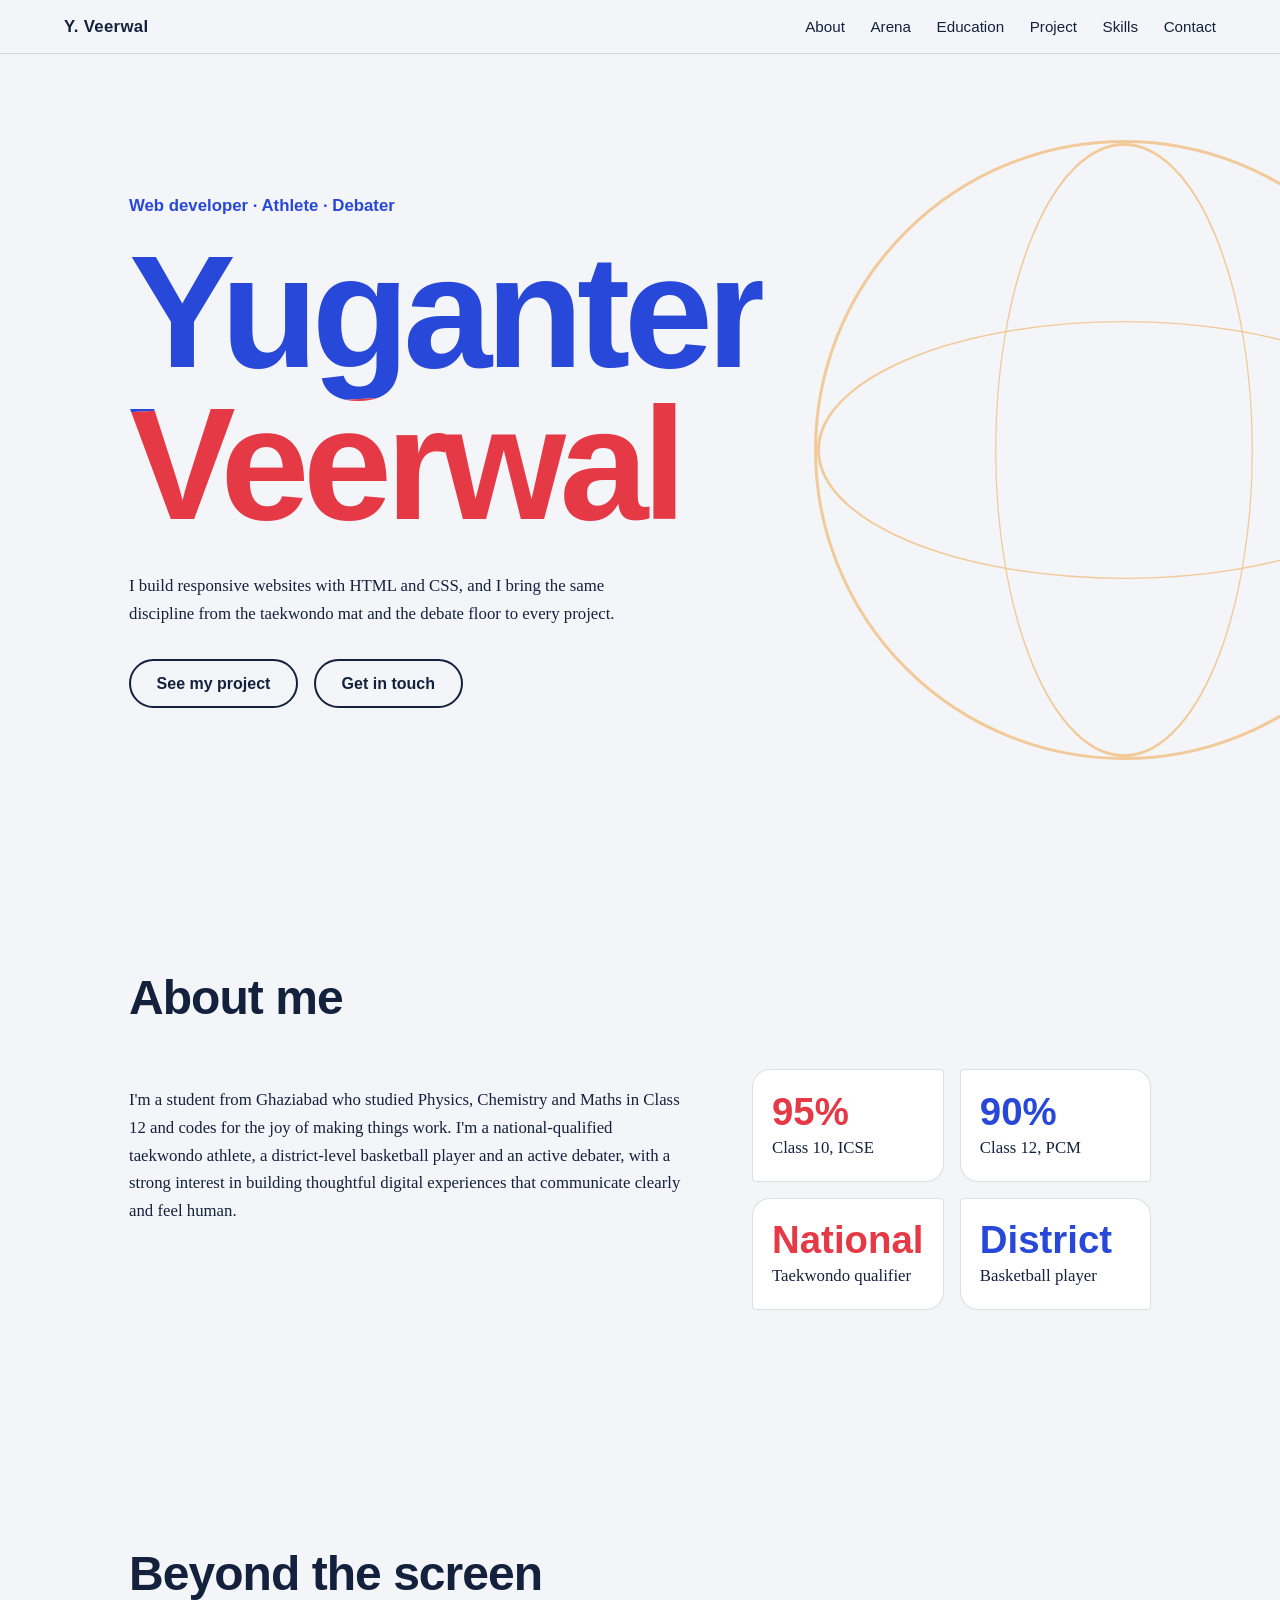
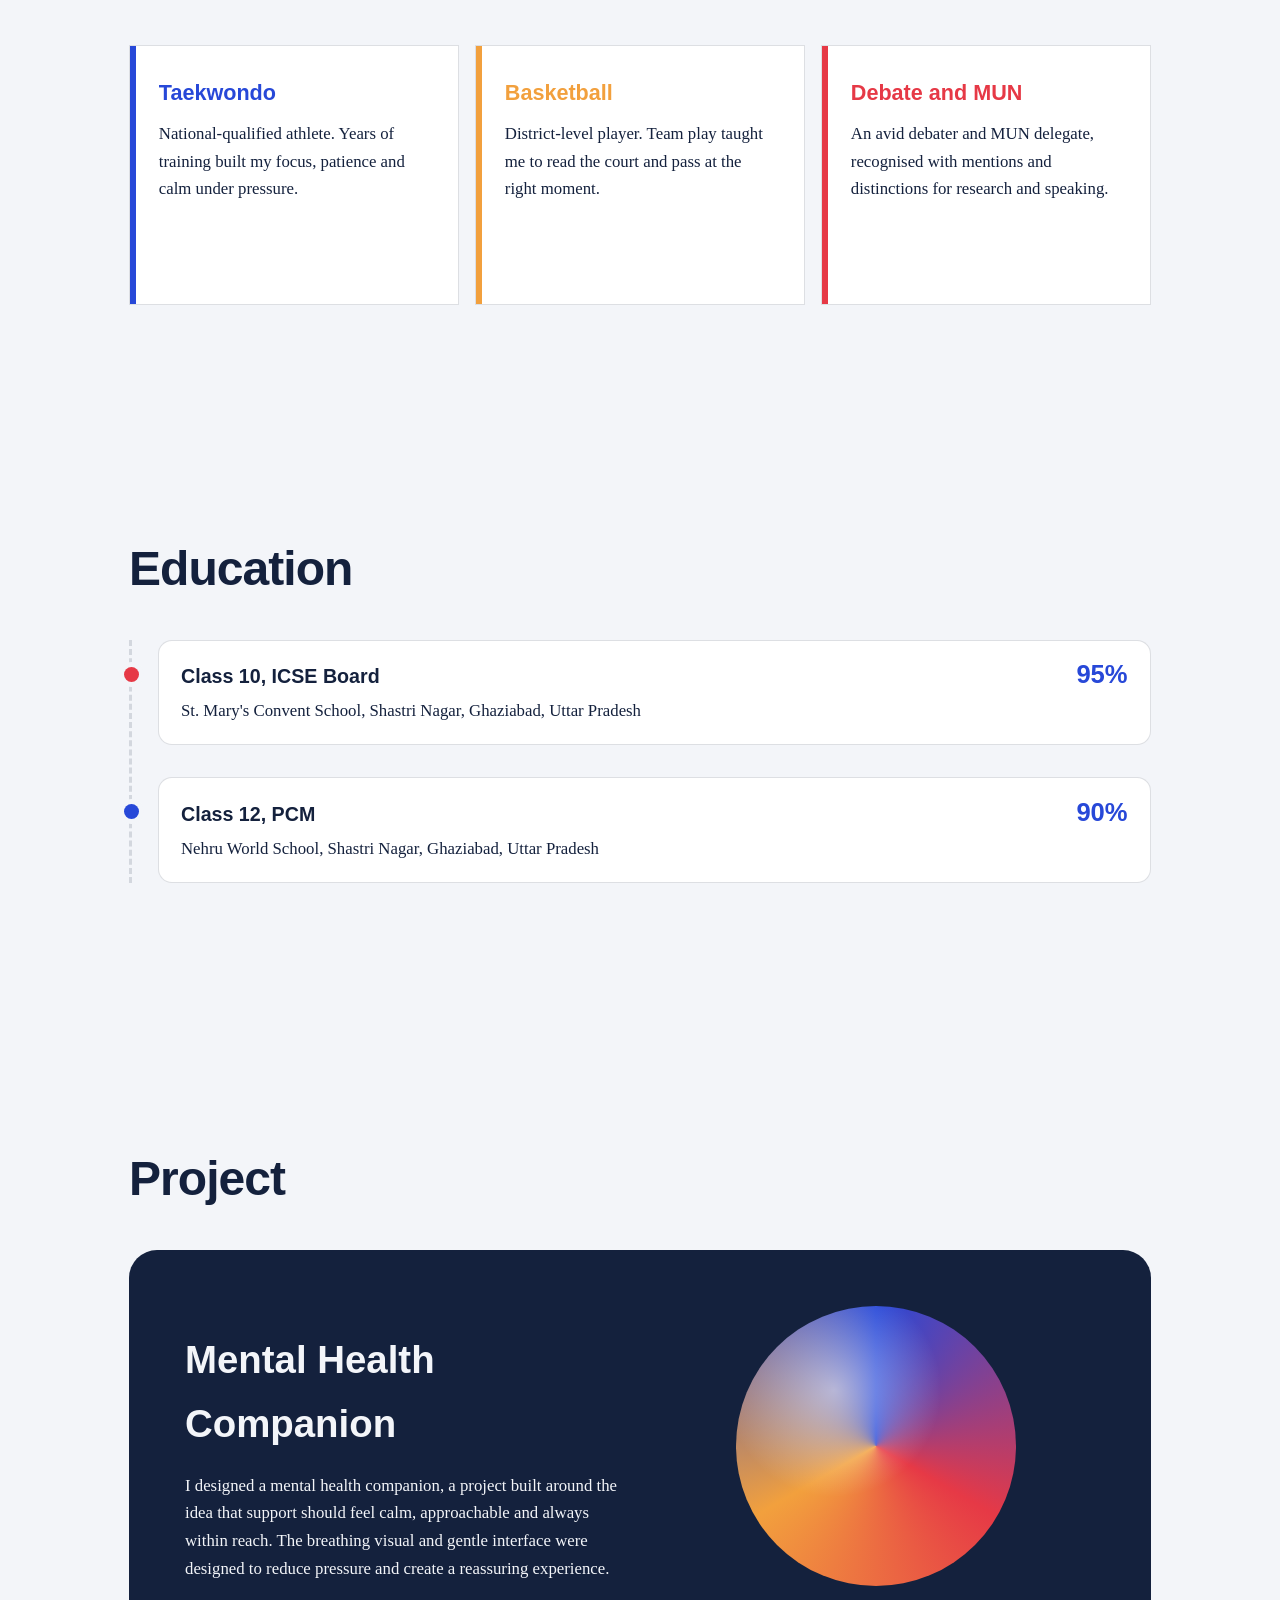
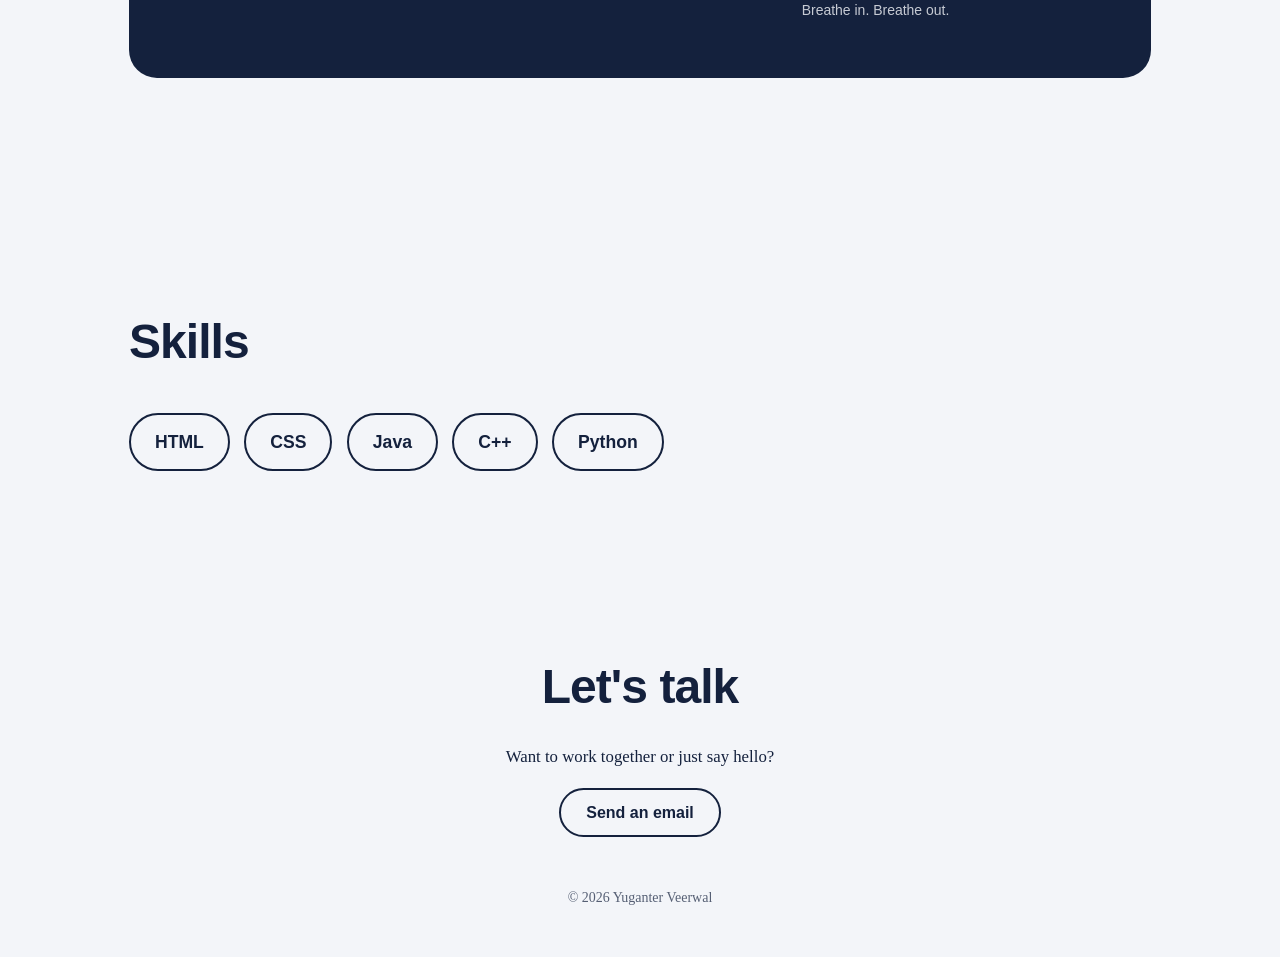
<file: index.html>
<!DOCTYPE html>
<html lang="en">
<head>
<meta charset="utf-8">
<meta name="viewport" content="width=device-width, initial-scale=1, viewport-fit=cover">
<title>Yuganter Veerwal | Web Developer</title>
<style>
:root{--bg:#f3f5f9;--ink:#14213d;--blue:#2748d8;--red:#e63946;--amber:#f2a03d;--card:#fff;--line:rgba(20,33,61,.14);box-sizing:border-box;padding-top:env(safe-area-inset-top,0px);padding-bottom:env(safe-area-inset-bottom,0px)}
@media (prefers-color-scheme:dark){:root:not([data-theme="light"]){--bg:#0e1526;--ink:#eef1f8;--card:#17203a;--line:rgba(238,241,248,.16);--blue:#6f8bff}}
:root[data-theme="dark"]{--bg:#0e1526;--ink:#eef1f8;--card:#17203a;--line:rgba(238,241,248,.16);--blue:#6f8bff}
*,*::before,*::after{box-sizing:inherit}
html{scroll-behavior:smooth;scroll-padding-top:70px}
body{margin:0;background:var(--bg);color:var(--ink);font:400 1.05rem/1.65 "Georgia","Times New Roman",serif;overflow-x:hidden}
h1,h2,h3,nav,.chip,.tag{font-family:"Trebuchet MS","Segoe UI",Verdana,sans-serif}
a{color:inherit}
:focus-visible{outline:3px solid var(--amber);outline-offset:3px}
nav{position:sticky;top:0;z-index:5;display:flex;justify-content:space-between;align-items:center;gap:1rem;padding:.8rem clamp(1rem,5vw,4rem);background:color-mix(in srgb,var(--bg) 88%,transparent);backdrop-filter:blur(10px);border-bottom:1px solid var(--line)}
nav b{font-weight:800;letter-spacing:.02em}
nav div{display:flex;gap:clamp(.6rem,2vw,1.6rem);flex-wrap:wrap}
nav a{text-decoration:none;font-size:.95rem;position:relative}
nav a::after{content:"";position:absolute;left:0;bottom:-3px;height:2px;width:0;background:var(--red);transition:width .3s}
nav a:hover::after{width:100%}
section{padding:clamp(3.5rem,9vw,7rem) clamp(1rem,5vw,4rem);max-width:1150px;margin:auto}
h2{font-size:clamp(1.8rem,5vw,3rem);margin:0 0 2rem;letter-spacing:-.02em}

.hero{min-height:88vh;display:grid;align-content:center;position:relative;max-width:none;overflow:hidden}
.court{position:absolute;right:-12vw;top:50%;width:min(70vw,620px);aspect-ratio:1;translate:0 -50%;border:3px solid var(--amber);border-radius:50%;opacity:.5;animation:spin 40s linear infinite}
.court::before,.court::after{content:"";position:absolute;inset:0;border-radius:50%;border:3px solid var(--amber)}
.court::before{transform:scaleX(.42)}.court::after{transform:scaleY(.42)}
@keyframes spin{to{rotate:360deg}}
.hero p.tag{margin:0 0 1rem;color:var(--blue);font-weight:700}
.name{position:relative;margin:0;font-weight:900;font-size:clamp(3rem,13vw,10rem);line-height:.95;letter-spacing:-.04em;cursor:pointer;width:fit-content;max-width:100%}
.name span{display:block;color:transparent}
.name::before,.name::after{content:attr(data-t);position:absolute;inset:0;white-space:pre-line;transition:transform .55s cubic-bezier(.2,1.4,.4,1)}
.name::before{color:var(--blue);clip-path:polygon(0 0,100% 0,100% 46%,0 58%);animation:hitTop 1.4s .3s both}
.name::after{color:var(--red);clip-path:polygon(0 58%,100% 46%,100% 100%,0 100%);animation:hitBot 1.4s .3s both}
.name:hover::before,.name:focus-visible::before{transform:translate(-.6rem,-.7rem) rotate(-1.2deg)}
.name:hover::after,.name:focus-visible::after{transform:translate(.6rem,.7rem) rotate(1.2deg)}
@keyframes hitTop{0%{transform:translateY(-140%)}55%{transform:translateY(0)}68%{transform:translate(-.6rem,-.7rem) rotate(-1.2deg)}100%{transform:none}}
@keyframes hitBot{0%{transform:translateY(140%)}55%{transform:translateY(0)}68%{transform:translate(.6rem,.7rem) rotate(1.2deg)}100%{transform:none}}
.hero .sub{max-width:34rem;margin:2rem 0}
.btns{display:flex;gap:1rem;flex-wrap:wrap}
.btn{font:700 1rem "Trebuchet MS",sans-serif;padding:.85rem 1.6rem;border:2px solid var(--ink);border-radius:999px;text-decoration:none;position:relative;overflow:hidden;z-index:0;transition:color .35s,transform .35s;display:inline-block}
.btn::before{content:"";position:absolute;inset:0;background:var(--ink);translate:-101% 0;transition:translate .35s;z-index:-1}
.btn:hover{color:var(--bg);transform:translateY(-2px)}.btn:hover::before{translate:0}

.about{display:grid;grid-template-columns:1.4fr 1fr;gap:clamp(1.5rem,5vw,4rem);align-items:start}
.stats{display:grid;grid-template-columns:1fr 1fr;gap:1rem}
.stat{background:var(--card);border:1px solid var(--line);border-radius:18px;padding:1.2rem;transition:transform .3s,rotate .3s}
.stat:nth-child(odd){border-radius:18px 4px 18px 4px}.stat:nth-child(even){border-radius:4px 18px 4px 18px}
.stat:hover{transform:translateY(-6px);rotate:-1.5deg}
.stat strong{display:block;font:900 2.4rem "Trebuchet MS",sans-serif;color:var(--red)}
.stat:nth-child(even) strong{color:var(--blue)}

.arena{display:grid;grid-template-columns:repeat(3,1fr);gap:1rem}
.pane{padding:1.8rem;border:1px solid var(--line);background:var(--card);position:relative;overflow:hidden;min-height:260px;transition:transform .4s}
.pane::before{content:"";position:absolute;left:0;top:0;height:100%;width:6px;background:var(--c);transition:width .45s}
.pane:hover::before{width:100%;opacity:.12}
.pane:hover{transform:translateY(-8px)}
.pane h3{margin:0 0 .6rem;font-size:1.35rem;color:var(--c)}
.pane>*{position:relative}
.pane p{margin:0}

.tl{list-style:none;margin:0;padding:0 0 0 1.6rem;border-left:3px dashed var(--line)}
.tl li{position:relative;margin-bottom:2rem;padding:1.2rem 1.4rem;background:var(--card);border:1px solid var(--line);border-radius:14px;transition:transform .3s,box-shadow .3s}
.tl li::before{content:"";position:absolute;left:calc(-1.6rem - 9px);top:1.6rem;width:15px;height:15px;border-radius:50%;background:var(--red);box-shadow:0 0 0 5px var(--bg)}
.tl li:nth-child(2)::before{background:var(--blue)}
.tl li:hover{transform:translateX(10px);box-shadow:-8px 8px 0 var(--amber)}
.tl h3{margin:0}.tl .score{float:right;font:900 1.6rem "Trebuchet MS",sans-serif;color:var(--blue)}
.tl p{margin:.3rem 0 0}

.proj{display:grid;grid-template-columns:1fr 1fr;gap:2rem;align-items:center;background:var(--ink);color:var(--bg);padding:clamp(1.5rem,5vw,3.5rem);border-radius:28px}
.proj h3{font-size:clamp(1.5rem,4vw,2.4rem);margin:0 0 1rem}
.orb{aspect-ratio:1;max-width:280px;margin:auto;width:100%;border-radius:50%;background:radial-gradient(circle at 35% 30%,#fff8,transparent 40%),conic-gradient(from 0deg,var(--blue),var(--red),var(--amber),var(--blue));animation:breathe 10s ease-in-out infinite}
@keyframes breathe{0%,100%{scale:.82;filter:blur(0)}50%{scale:1;filter:blur(2px)}}
.orb-w{display:grid;gap:.8rem;text-align:center}.orb-w small{font-family:"Trebuchet MS",sans-serif;opacity:.8}

.chips{display:flex;flex-wrap:wrap;gap:.9rem}
.chip{padding:.8rem 1.5rem;border-radius:999px;border:2px solid var(--ink);font-weight:800;font-size:1.1rem;background:linear-gradient(var(--amber),var(--amber)) no-repeat 0 100%/100% 0;transition:background-size .35s,transform .35s,color .35s}
.chip:hover{background-size:100% 100%;transform:translateY(-4px) rotate(-3deg);color:#14213d}

footer{text-align:center;padding:4rem 1rem 3rem}
footer h2{margin-bottom:1rem}
footer small{display:block;margin-top:2.5rem;opacity:.7}

@media (max-width:820px){.about,.proj,.arena{grid-template-columns:1fr}.court{opacity:.25}.pane{min-height:0}nav b{display:none}nav{justify-content:center}}
@media (prefers-reduced-motion:reduce){*,*::before,*::after{animation:none!important;transition:none!important}html{scroll-behavior:auto}}
</style>
</head>
<body>
<nav><b>Y. Veerwal</b><div><a href="#about">About</a><a href="#arena">Arena</a><a href="#education">Education</a><a href="#project">Project</a><a href="#skills">Skills</a><a href="#contact">Contact</a></div></nav>

<header class="hero">
  <div class="court" aria-hidden="true"></div>
  <div style="padding:0 clamp(1rem,5vw,4rem);max-width:1150px;margin:auto;width:100%;position:relative">
    <p class="tag">Web developer · Athlete · Debater</p>
    <h1 class="name" tabindex="0" data-t="Yuganter&#10;Veerwal"><span>Yuganter<br>Veerwal</span></h1>
    <p class="sub">I build responsive websites with HTML and CSS, and I bring the same discipline from the taekwondo mat and the debate floor to every project.</p>
    <div class="btns"><a class="btn" href="#project">See my project</a><a class="btn" href="#contact">Get in touch</a></div>
  </div>
</header>

<section id="about">
  <h2>About me</h2>
  <div class="about">
    <p>I'm a student from Ghaziabad who studied Physics, Chemistry and Maths in Class 12 and codes for the joy of making things work. I'm a national-qualified taekwondo athlete, a district-level basketball player and an active debater, with a strong interest in building thoughtful digital experiences that communicate clearly and feel human.</p>
    <div class="stats">
      <div class="stat"><strong>95%</strong>Class 10, ICSE</div>
      <div class="stat"><strong>90%</strong>Class 12, PCM</div>
      <div class="stat"><strong>National</strong>Taekwondo qualifier</div>
      <div class="stat"><strong>District</strong>Basketball player</div>
    </div>
  </div>
</section>

<section id="arena">
  <h2>Beyond the screen</h2>
  <div class="arena">
    <article class="pane" style="--c:var(--blue)"><h3>Taekwondo</h3><p>National-qualified athlete. Years of training built my focus, patience and calm under pressure.</p></article>
    <article class="pane" style="--c:var(--amber)"><h3>Basketball</h3><p>District-level player. Team play taught me to read the court and pass at the right moment.</p></article>
    <article class="pane" style="--c:var(--red)"><h3>Debate and MUN</h3><p>An avid debater and MUN delegate, recognised with mentions and distinctions for research and speaking.</p></article>
  </div>
</section>

<section id="education">
  <h2>Education</h2>
  <ol class="tl">
    <li><span class="score">95%</span><h3>Class 10, ICSE Board</h3><p>St. Mary's Convent School, Shastri Nagar, Ghaziabad, Uttar Pradesh</p></li>
    <li><span class="score">90%</span><h3>Class 12, PCM</h3><p>Nehru World School, Shastri Nagar, Ghaziabad, Uttar Pradesh</p></li>
  </ol>
</section>

<section id="project">
  <h2>Project</h2>
  <div class="proj">
    <div><h3>Mental Health Companion</h3><p>I designed a mental health companion, a project built around the idea that support should feel calm, approachable and always within reach. The breathing visual and gentle interface were designed to reduce pressure and create a reassuring experience.</p></div>
    <div class="orb-w"><div class="orb" role="img" aria-label="Slowly breathing colour orb"></div><small>Breathe in. Breathe out.</small></div>
  </div>
</section>

<section id="skills">
  <h2>Skills</h2>
  <div class="chips"><span class="chip">HTML</span><span class="chip">CSS</span><span class="chip">Java</span><span class="chip">C++</span><span class="chip">Python</span></div>
</section>

<footer id="contact">
  <h2>Let's talk</h2>
  <p>Want to work together or just say hello?</p>
  <a class="btn" href="mailto:">Send an email</a>
  <small>© 2026 Yuganter Veerwal</small>
</footer>
</body>
</html>
</file>
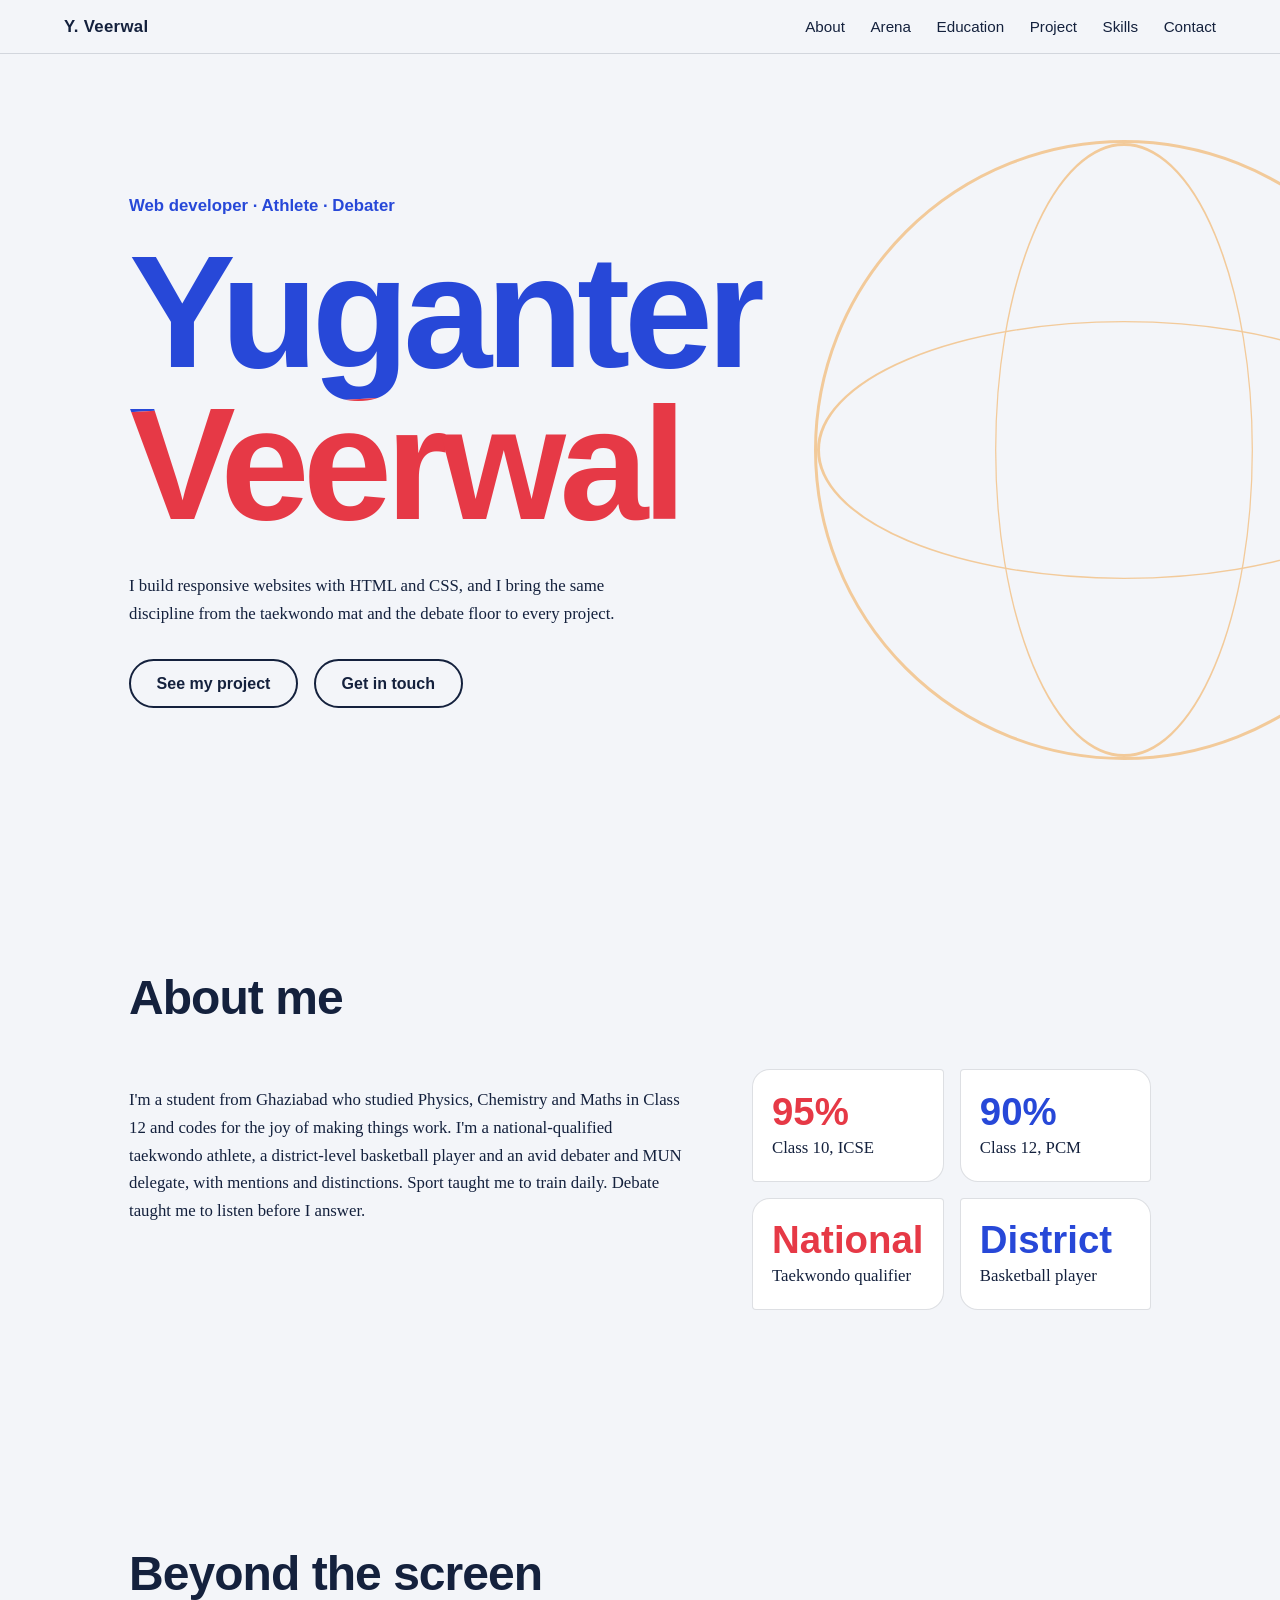
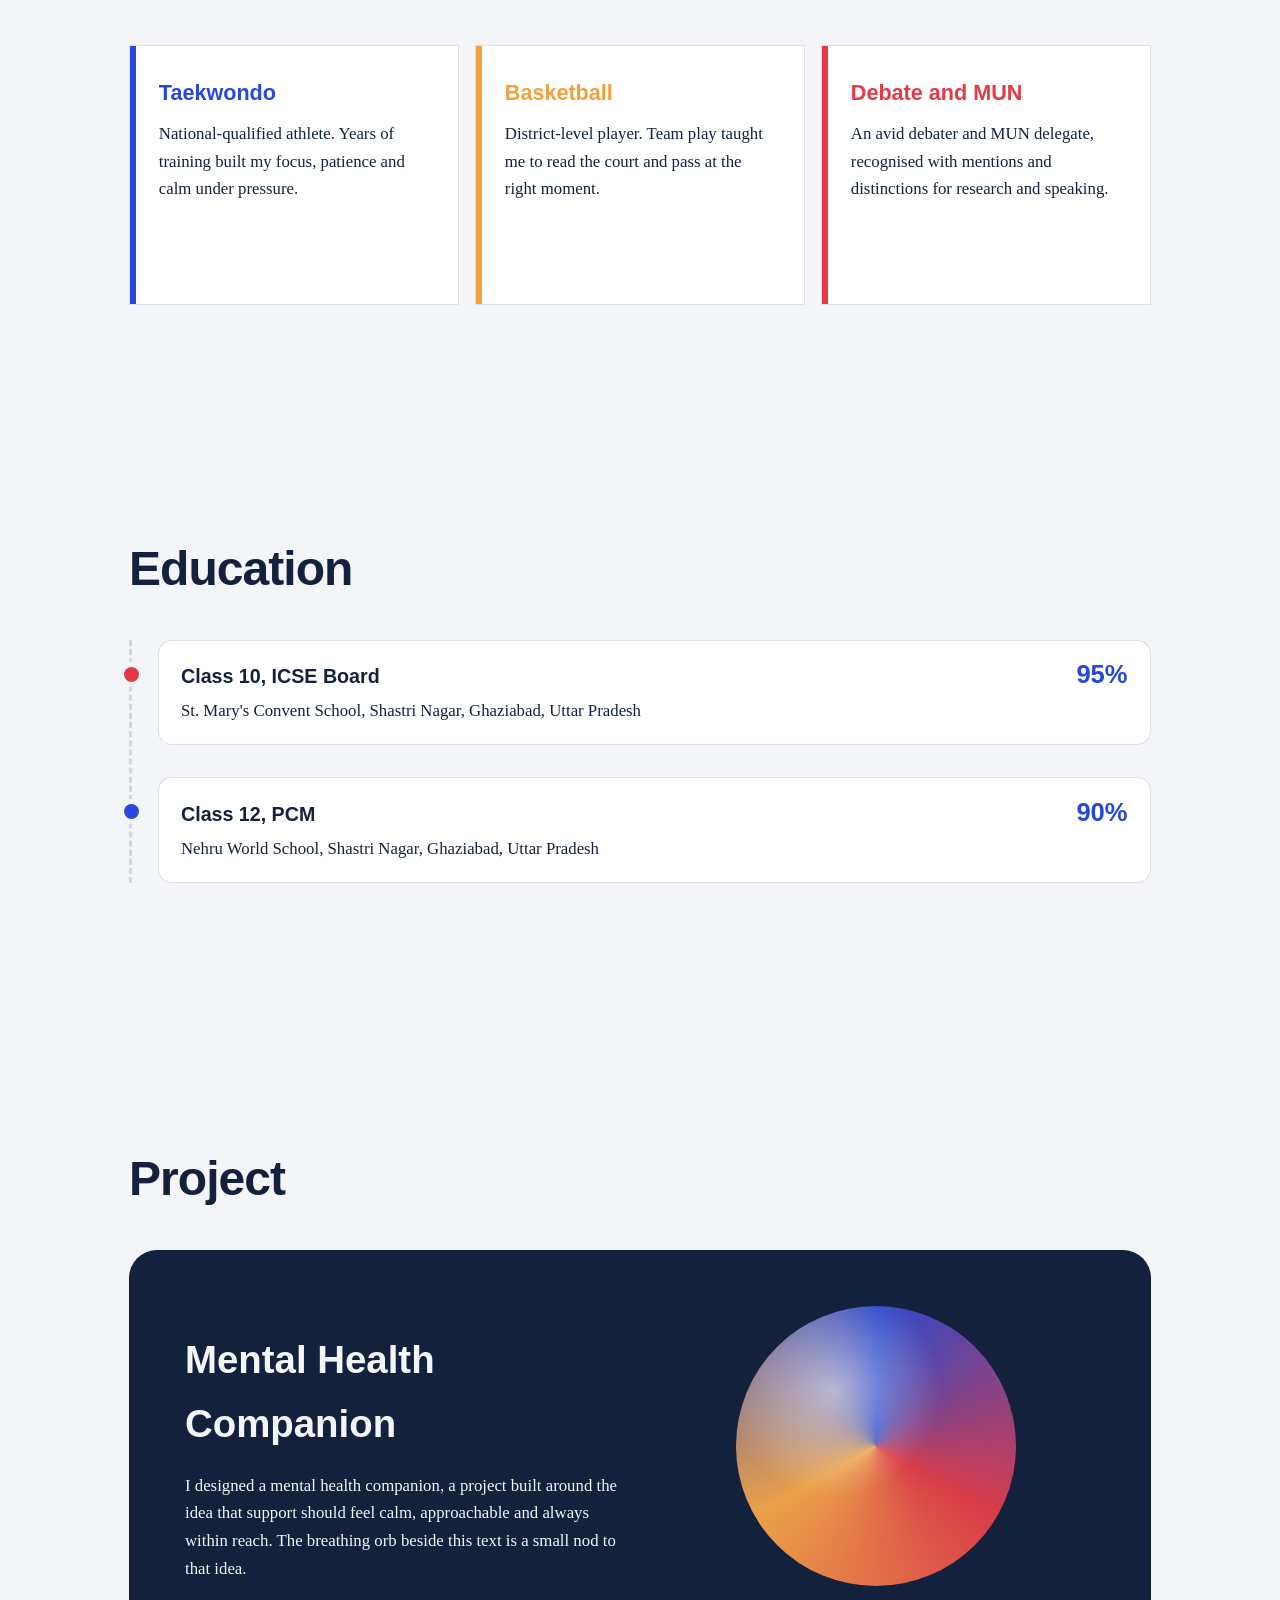
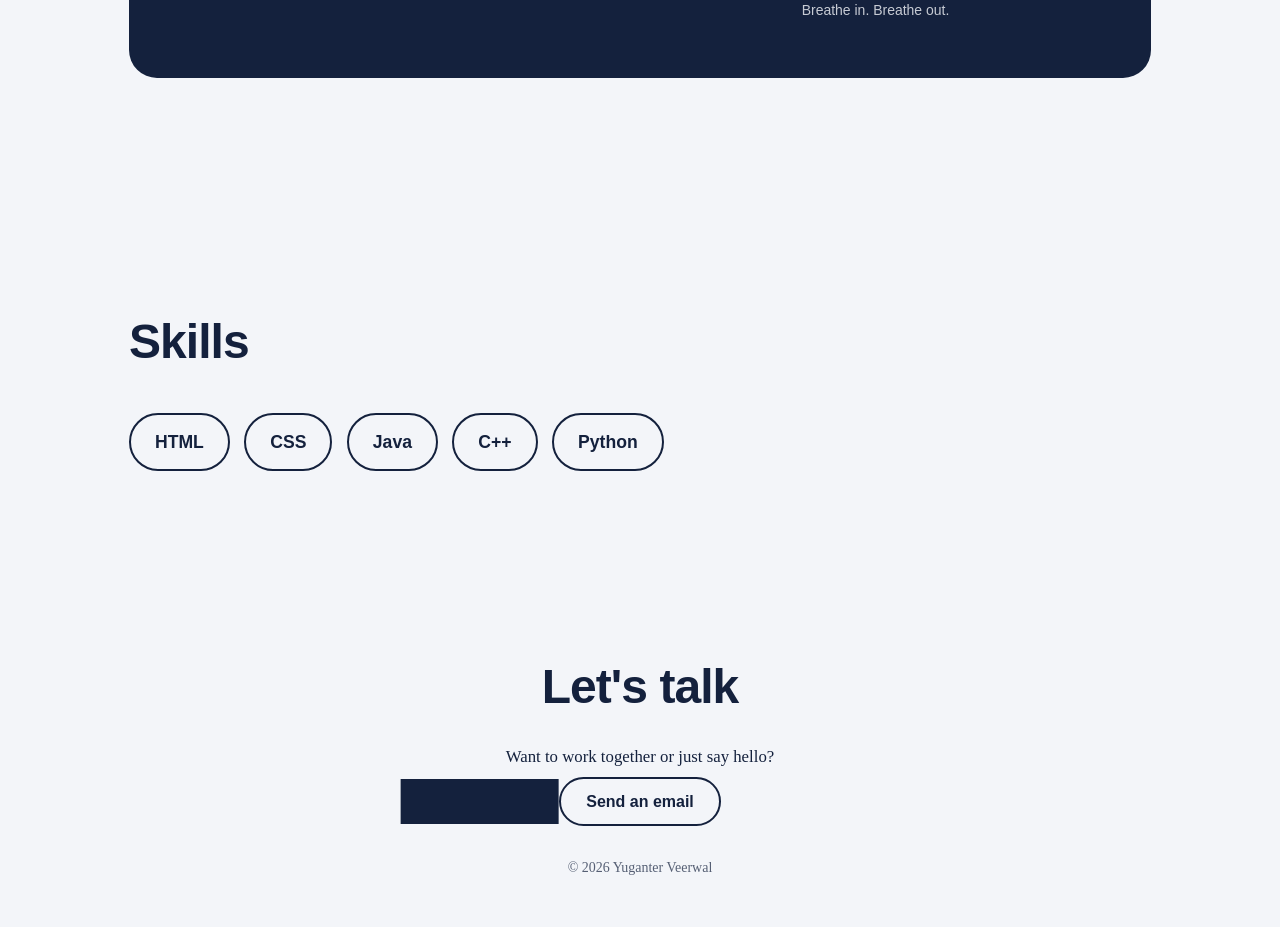
<file: index (3).html>
<!DOCTYPE html>
<html lang="en">
<head>
<meta charset="utf-8">
<meta name="viewport" content="width=device-width, initial-scale=1, viewport-fit=cover">
<title>Yuganter Veerwal | Web Developer</title>
<style>
:root{--bg:#f3f5f9;--ink:#14213d;--blue:#2748d8;--red:#e63946;--amber:#f2a03d;--card:#fff;--line:rgba(20,33,61,.14);box-sizing:border-box;padding-top:env(safe-area-inset-top,0px);padding-bottom:env(safe-area-inset-bottom,0px)}
@media (prefers-color-scheme:dark){:root:not([data-theme="light"]){--bg:#0e1526;--ink:#eef1f8;--card:#17203a;--line:rgba(238,241,248,.16);--blue:#6f8bff}}
:root[data-theme="dark"]{--bg:#0e1526;--ink:#eef1f8;--card:#17203a;--line:rgba(238,241,248,.16);--blue:#6f8bff}
*,*::before,*::after{box-sizing:inherit}
html{scroll-behavior:smooth;scroll-padding-top:70px}
body{margin:0;background:var(--bg);color:var(--ink);font:400 1.05rem/1.65 "Georgia","Times New Roman",serif;overflow-x:hidden}
h1,h2,h3,nav,.chip,.tag{font-family:"Trebuchet MS","Segoe UI",Verdana,sans-serif}
a{color:inherit}
:focus-visible{outline:3px solid var(--amber);outline-offset:3px}
nav{position:sticky;top:0;z-index:5;display:flex;justify-content:space-between;align-items:center;gap:1rem;padding:.8rem clamp(1rem,5vw,4rem);background:color-mix(in srgb,var(--bg) 88%,transparent);backdrop-filter:blur(8px);border-bottom:1px solid var(--line)}
nav b{font-weight:800;letter-spacing:.02em}
nav div{display:flex;gap:clamp(.6rem,2vw,1.6rem);flex-wrap:wrap}
nav a{text-decoration:none;font-size:.95rem;position:relative}
nav a::after{content:"";position:absolute;left:0;bottom:-3px;height:2px;width:0;background:var(--red);transition:width .3s}
nav a:hover::after{width:100%}
section{padding:clamp(3.5rem,9vw,7rem) clamp(1rem,5vw,4rem);max-width:1150px;margin:auto}
h2{font-size:clamp(1.8rem,5vw,3rem);margin:0 0 2rem;letter-spacing:-.02em}

/* HERO: the name is a board that breaks in two */
.hero{min-height:88vh;display:grid;align-content:center;position:relative;max-width:none;overflow:hidden}
.court{position:absolute;right:-12vw;top:50%;width:min(70vw,620px);aspect-ratio:1;translate:0 -50%;border:3px solid var(--amber);border-radius:50%;opacity:.5;animation:spin 40s linear infinite}
.court::before,.court::after{content:"";position:absolute;inset:0;border-radius:50%;border:3px solid var(--amber)}
.court::before{transform:scaleX(.42)}.court::after{transform:scaleY(.42)}
@keyframes spin{to{rotate:360deg}}
.hero p.tag{margin:0 0 1rem;color:var(--blue);font-weight:700}
.name{position:relative;margin:0;font-weight:900;font-size:clamp(3rem,13vw,10rem);line-height:.95;letter-spacing:-.04em;cursor:pointer;width:fit-content;max-width:100%}
.name span{display:block;color:transparent}
.name::before,.name::after{content:attr(data-t);position:absolute;inset:0;white-space:pre-line;transition:transform .55s cubic-bezier(.2,1.4,.4,1)}
.name::before{color:var(--blue);clip-path:polygon(0 0,100% 0,100% 46%,0 58%);animation:hitTop 1.4s .3s both}
.name::after{color:var(--red);clip-path:polygon(0 58%,100% 46%,100% 100%,0 100%);animation:hitBot 1.4s .3s both}
.name:hover::before,.name:focus-visible::before{transform:translate(-.6rem,-.7rem) rotate(-1.2deg)}
.name:hover::after,.name:focus-visible::after{transform:translate(.6rem,.7rem) rotate(1.2deg)}
@keyframes hitTop{0%{transform:translateY(-140%)}55%{transform:translateY(0)}68%{transform:translate(-.6rem,-.7rem) rotate(-1.2deg)}100%{transform:none}}
@keyframes hitBot{0%{transform:translateY(140%)}55%{transform:translateY(0)}68%{transform:translate(.6rem,.7rem) rotate(1.2deg)}100%{transform:none}}
.hero .sub{max-width:34rem;margin:2rem 0}
.btns{display:flex;gap:1rem;flex-wrap:wrap}
.btn{font:700 1rem "Trebuchet MS",sans-serif;padding:.85rem 1.6rem;border:2px solid var(--ink);border-radius:999px;text-decoration:none;position:relative;overflow:hidden;z-index:0;transition:color .3s}
.btn::before{content:"";position:absolute;inset:0;background:var(--ink);translate:-101% 0;transition:translate .35s;z-index:-1}
.btn:hover{color:var(--bg)}.btn:hover::before{translate:0}

/* ABOUT */
.about{display:grid;grid-template-columns:1.4fr 1fr;gap:clamp(1.5rem,5vw,4rem);align-items:start}
.stats{display:grid;grid-template-columns:1fr 1fr;gap:1rem}
.stat{background:var(--card);border:1px solid var(--line);border-radius:18px;padding:1.2rem;transition:transform .3s,rotate .3s}
.stat:nth-child(odd){border-radius:18px 4px 18px 4px}.stat:nth-child(even){border-radius:4px 18px 4px 18px}
.stat:hover{transform:translateY(-6px);rotate:-1.5deg}
.stat strong{display:block;font:900 2.4rem "Trebuchet MS",sans-serif;color:var(--red)}
.stat:nth-child(even) strong{color:var(--blue)}

/* ARENA: three pursuits, three colours */
.arena{display:grid;grid-template-columns:repeat(3,1fr);gap:1rem}
.pane{padding:1.8rem;border:1px solid var(--line);background:var(--card);position:relative;overflow:hidden;min-height:260px;transition:transform .4s}
.pane::before{content:"";position:absolute;left:0;top:0;height:100%;width:6px;background:var(--c);transition:width .45s}
.pane:hover::before{width:100%;opacity:.12}
.pane:hover{transform:translateY(-8px)}
.pane h3{margin:0 0 .6rem;font-size:1.35rem;color:var(--c)}
.pane>*{position:relative}
.pane p{margin:0}

/* EDUCATION: a true sequence */
.tl{list-style:none;margin:0;padding:0 0 0 1.6rem;border-left:3px dashed var(--line)}
.tl li{position:relative;margin-bottom:2rem;padding:1.2rem 1.4rem;background:var(--card);border:1px solid var(--line);border-radius:14px;transition:transform .3s,box-shadow .3s}
.tl li::before{content:"";position:absolute;left:calc(-1.6rem - 9px);top:1.6rem;width:15px;height:15px;border-radius:50%;background:var(--red);box-shadow:0 0 0 5px var(--bg)}
.tl li:nth-child(2)::before{background:var(--blue)}
.tl li:hover{transform:translateX(10px);box-shadow:-8px 8px 0 var(--amber)}
.tl h3{margin:0}.tl .score{float:right;font:900 1.6rem "Trebuchet MS",sans-serif;color:var(--blue)}
.tl p{margin:.3rem 0 0}

/* PROJECT */
.proj{display:grid;grid-template-columns:1fr 1fr;gap:2rem;align-items:center;background:var(--ink);color:var(--bg);padding:clamp(1.5rem,5vw,3.5rem);border-radius:28px}
.proj h3{font-size:clamp(1.5rem,4vw,2.4rem);margin:0 0 1rem}
.orb{aspect-ratio:1;max-width:280px;margin:auto;width:100%;border-radius:50%;background:radial-gradient(circle at 35% 30%,#fff8,transparent 40%),conic-gradient(from 0deg,var(--blue),var(--red),var(--amber),var(--blue));animation:breathe 6s ease-in-out infinite;filter:saturate(.9)}
@keyframes breathe{0%,100%{scale:.82;filter:blur(0)}50%{scale:1;filter:blur(2px)}}
.orb-w{display:grid;gap:.8rem;text-align:center}.orb-w small{font-family:"Trebuchet MS",sans-serif;opacity:.8}

/* SKILLS */
.chips{display:flex;flex-wrap:wrap;gap:.9rem}
.chip{padding:.8rem 1.5rem;border-radius:999px;border:2px solid var(--ink);font-weight:800;font-size:1.1rem;background:linear-gradient(var(--amber),var(--amber)) no-repeat 0 100%/100% 0;transition:background-size .35s,transform .35s,color .35s}
.chip:hover{background-size:100% 100%;transform:translateY(-4px) rotate(-3deg);color:#14213d}

footer{text-align:center;padding:4rem 1rem 3rem}
footer h2{margin-bottom:1rem}
footer small{display:block;margin-top:2.5rem;opacity:.7}

@media (max-width:820px){.about,.proj,.arena{grid-template-columns:1fr}.court{opacity:.25}.pane{min-height:0}nav b{display:none}nav{justify-content:center}}
@media (prefers-reduced-motion:reduce){*,*::before,*::after{animation:none!important;transition:none!important}html{scroll-behavior:auto}}
</style>
</head>
<body>
<nav><b>Y. Veerwal</b><div><a href="#about">About</a><a href="#arena">Arena</a><a href="#education">Education</a><a href="#project">Project</a><a href="#skills">Skills</a><a href="#contact">Contact</a></div></nav>

<header class="hero">
  <div class="court" aria-hidden="true"></div>
  <div style="padding:0 clamp(1rem,5vw,4rem);max-width:1150px;margin:auto;width:100%;position:relative">
    <p class="tag">Web developer · Athlete · Debater</p>
    <h1 class="name" tabindex="0" data-t="Yuganter&#10;Veerwal"><span>Yuganter<br>Veerwal</span></h1>
    <p class="sub">I build responsive websites with HTML and CSS, and I bring the same discipline from the taekwondo mat and the debate floor to every project.</p>
    <div class="btns"><a class="btn" href="#project">See my project</a><a class="btn" href="#contact">Get in touch</a></div>
  </div>
</header>

<section id="about">
  <h2>About me</h2>
  <div class="about">
    <p>I'm a student from Ghaziabad who studied Physics, Chemistry and Maths in Class 12 and codes for the joy of making things work. I'm a national-qualified taekwondo athlete, a district-level basketball player and an avid debater and MUN delegate, with mentions and distinctions. Sport taught me to train daily. Debate taught me to listen before I answer.</p>
    <div class="stats">
      <div class="stat"><strong>95%</strong>Class 10, ICSE</div>
      <div class="stat"><strong>90%</strong>Class 12, PCM</div>
      <div class="stat"><strong>National</strong>Taekwondo qualifier</div>
      <div class="stat"><strong>District</strong>Basketball player</div>
    </div>
  </div>
</section>

<section id="arena">
  <h2>Beyond the screen</h2>
  <div class="arena">
    <article class="pane" style="--c:var(--blue)"><h3>Taekwondo</h3><p>National-qualified athlete. Years of training built my focus, patience and calm under pressure.</p></article>
    <article class="pane" style="--c:var(--amber)"><h3>Basketball</h3><p>District-level player. Team play taught me to read the court and pass at the right moment.</p></article>
    <article class="pane" style="--c:var(--red)"><h3>Debate and MUN</h3><p>An avid debater and MUN delegate, recognised with mentions and distinctions for research and speaking.</p></article>
  </div>
</section>

<section id="education">
  <h2>Education</h2>
  <ol class="tl">
    <li><span class="score">95%</span><h3>Class 10, ICSE Board</h3><p>St. Mary's Convent School, Shastri Nagar, Ghaziabad, Uttar Pradesh</p></li>
    <li><span class="score">90%</span><h3>Class 12, PCM</h3><p>Nehru World School, Shastri Nagar, Ghaziabad, Uttar Pradesh</p></li>
  </ol>
</section>

<section id="project">
  <h2>Project</h2>
  <div class="proj">
    <div><h3>Mental Health Companion</h3><p>I designed a mental health companion, a project built around the idea that support should feel calm, approachable and always within reach. The breathing orb beside this text is a small nod to that idea.</p></div>
    <div class="orb-w"><div class="orb" role="img" aria-label="Slowly breathing colour orb"></div><small>Breathe in. Breathe out.</small></div>
  </div>
</section>

<section id="skills">
  <h2>Skills</h2>
  <div class="chips"><span class="chip">HTML</span><span class="chip">CSS</span><span class="chip">Java</span><span class="chip">C++</span><span class="chip">Python</span></div>
</section>

<footer id="contact">
  <h2>Let's talk</h2>
  <p>Want to work together or just say hello?</p>
  <a class="btn" href="mailto:">Send an email</a>
  <small>© 2026 Yuganter Veerwal</small>
</footer>
</body>
</html>
</file>
